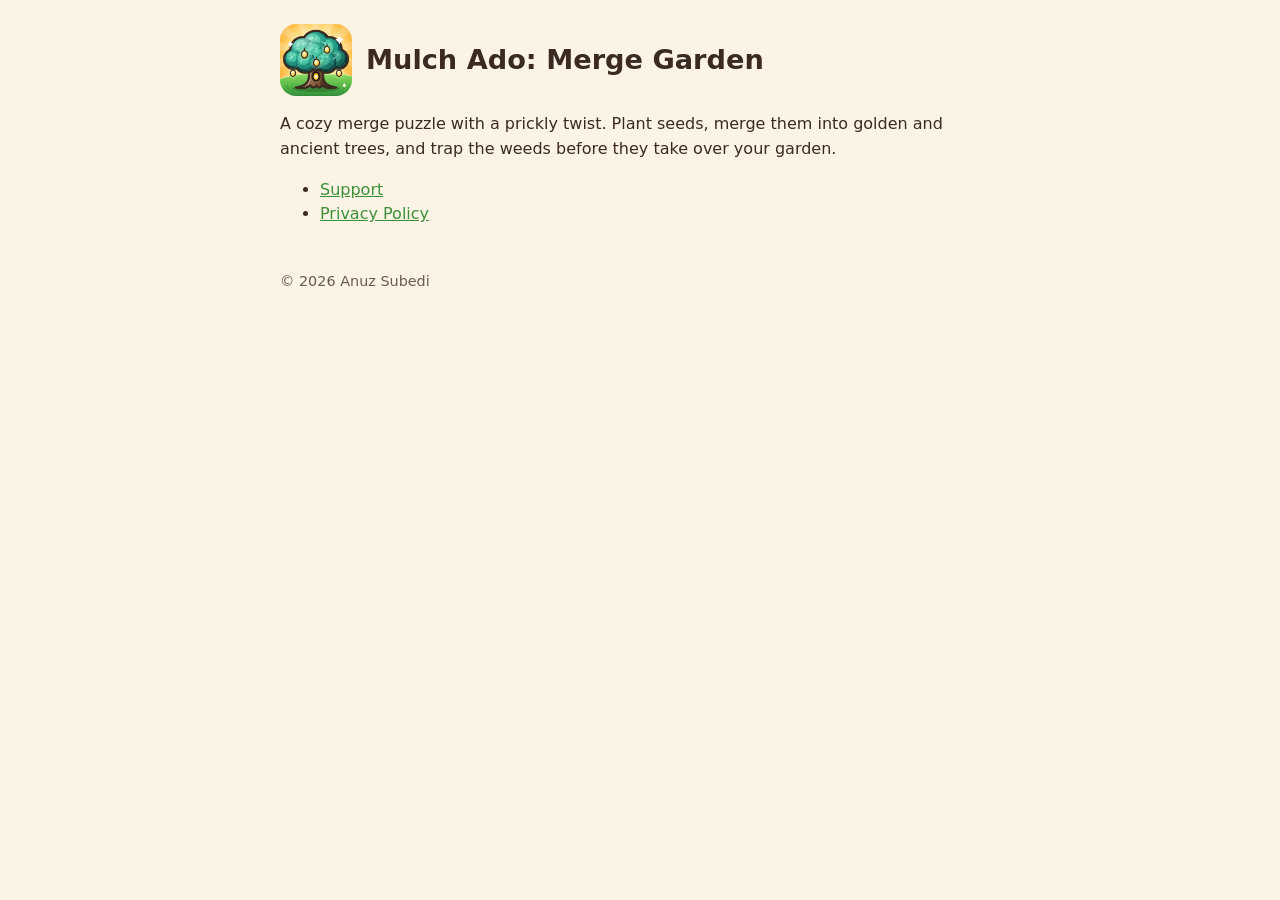
<file: index.html>
<!doctype html><html lang="en"><head><meta charset="utf-8"><meta name="viewport" content="width=device-width,initial-scale=1"><title>Mulch Ado: Merge Garden</title><link rel="stylesheet" href="style.css"></head><body>
<header><img src="icon.png" alt="Mulch Ado icon"><h1>Mulch Ado: Merge Garden</h1></header>
<p>A cozy merge puzzle with a prickly twist. Plant seeds, merge them into golden and ancient trees, and trap the weeds before they take over your garden.</p>
<ul><li><a href="support.html">Support</a></li><li><a href="privacy.html">Privacy Policy</a></li></ul>
<footer>© 2026 Anuz Subedi</footer></body></html>
</file>
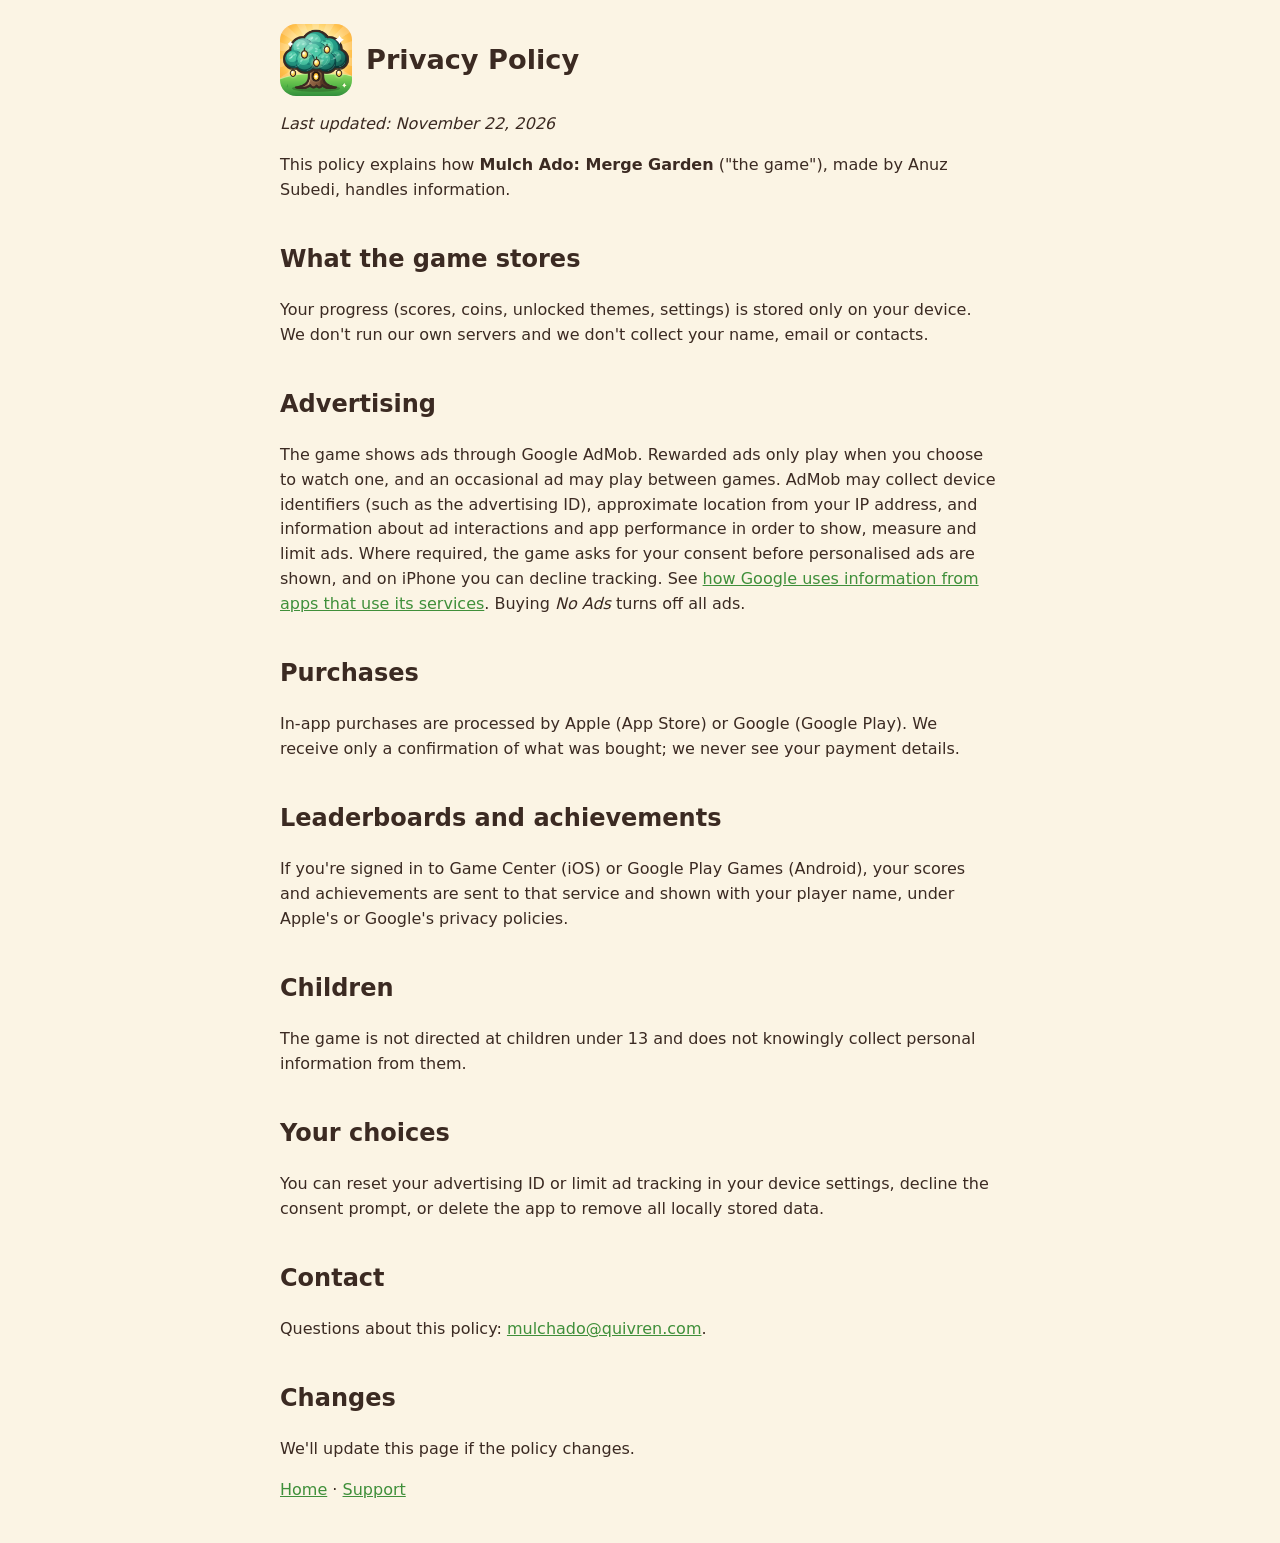
<file: privacy.html>
<!doctype html><html lang="en"><head><meta charset="utf-8"><meta name="viewport" content="width=device-width,initial-scale=1"><title>Mulch Ado Privacy Policy</title><link rel="stylesheet" href="style.css"></head><body>
<header><img src="icon.png" alt=""><h1>Privacy Policy</h1></header>
<p><i>Last updated: November 22, 2026</i></p>
<p>This policy explains how <b>Mulch Ado: Merge Garden</b> ("the game"), made by Anuz Subedi, handles information.</p>
<h2>What the game stores</h2>
<p>Your progress (scores, coins, unlocked themes, settings) is stored only on your device. We don't run our own servers and we don't collect your name, email or contacts.</p>
<h2>Advertising</h2>
<p>The game shows ads through Google AdMob. Rewarded ads only play when you choose to watch one, and an occasional ad may play between games. AdMob may collect device identifiers (such as the advertising ID), approximate location from your IP address, and information about ad interactions and app performance in order to show, measure and limit ads. Where required, the game asks for your consent before personalised ads are shown, and on iPhone you can decline tracking. See <a href="https://policies.google.com/technologies/partner-sites">how Google uses information from apps that use its services</a>. Buying <i>No Ads</i> turns off all ads.</p>
<h2>Purchases</h2>
<p>In-app purchases are processed by Apple (App Store) or Google (Google Play). We receive only a confirmation of what was bought; we never see your payment details.</p>
<h2>Leaderboards and achievements</h2>
<p>If you're signed in to Game Center (iOS) or Google Play Games (Android), your scores and achievements are sent to that service and shown with your player name, under Apple's or Google's privacy policies.</p>
<h2>Children</h2>
<p>The game is not directed at children under 13 and does not knowingly collect personal information from them.</p>
<h2>Your choices</h2>
<p>You can reset your advertising ID or limit ad tracking in your device settings, decline the consent prompt, or delete the app to remove all locally stored data.</p>
<h2>Contact</h2>
<p>Questions about this policy: <a href="mailto:mulchado@quivren.com">mulchado@quivren.com</a>.</p>
<h2>Changes</h2>
<p>We'll update this page if the policy changes.</p>
<p><a href="index.html">Home</a> · <a href="support.html">Support</a></p>
</body></html>
</file>
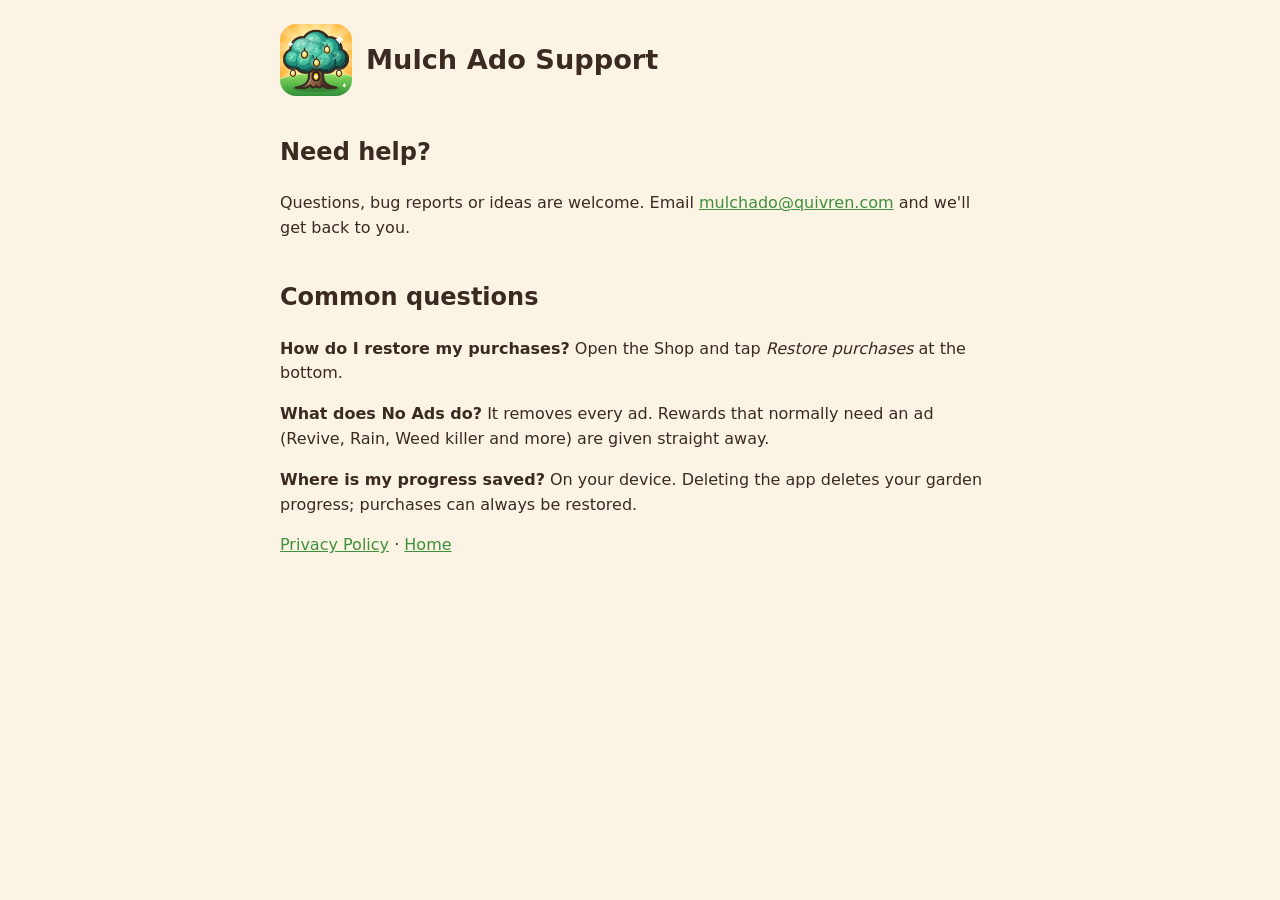
<file: support.html>
<!doctype html><html lang="en"><head><meta charset="utf-8"><meta name="viewport" content="width=device-width,initial-scale=1"><title>Mulch Ado Support</title><link rel="stylesheet" href="style.css"></head><body>
<header><img src="icon.png" alt=""><h1>Mulch Ado Support</h1></header>
<h2>Need help?</h2>
<p>Questions, bug reports or ideas are welcome. Email <a href="mailto:mulchado@quivren.com">mulchado@quivren.com</a> and we'll get back to you.</p>
<h2>Common questions</h2>
<p><b>How do I restore my purchases?</b> Open the Shop and tap <i>Restore purchases</i> at the bottom.</p>
<p><b>What does No Ads do?</b> It removes every ad. Rewards that normally need an ad (Revive, Rain, Weed killer and more) are given straight away.</p>
<p><b>Where is my progress saved?</b> On your device. Deleting the app deletes your garden progress; purchases can always be restored.</p>
<p><a href="privacy.html">Privacy Policy</a> · <a href="index.html">Home</a></p>
</body></html>
</file>
<file: style.css>
body{font-family:-apple-system,system-ui,"Segoe UI",sans-serif;max-width:720px;margin:0 auto;padding:24px 16px;background:#fbf4e4;color:#3b2a22;line-height:1.55}
header{display:flex;align-items:center;gap:14px}header img{width:72px;height:72px;border-radius:16px}
h1{margin:0;font-size:1.7em}h2{margin-top:1.6em}a{color:#3f8f3a}footer{margin-top:3em;font-size:.9em;opacity:.75}
</file>
